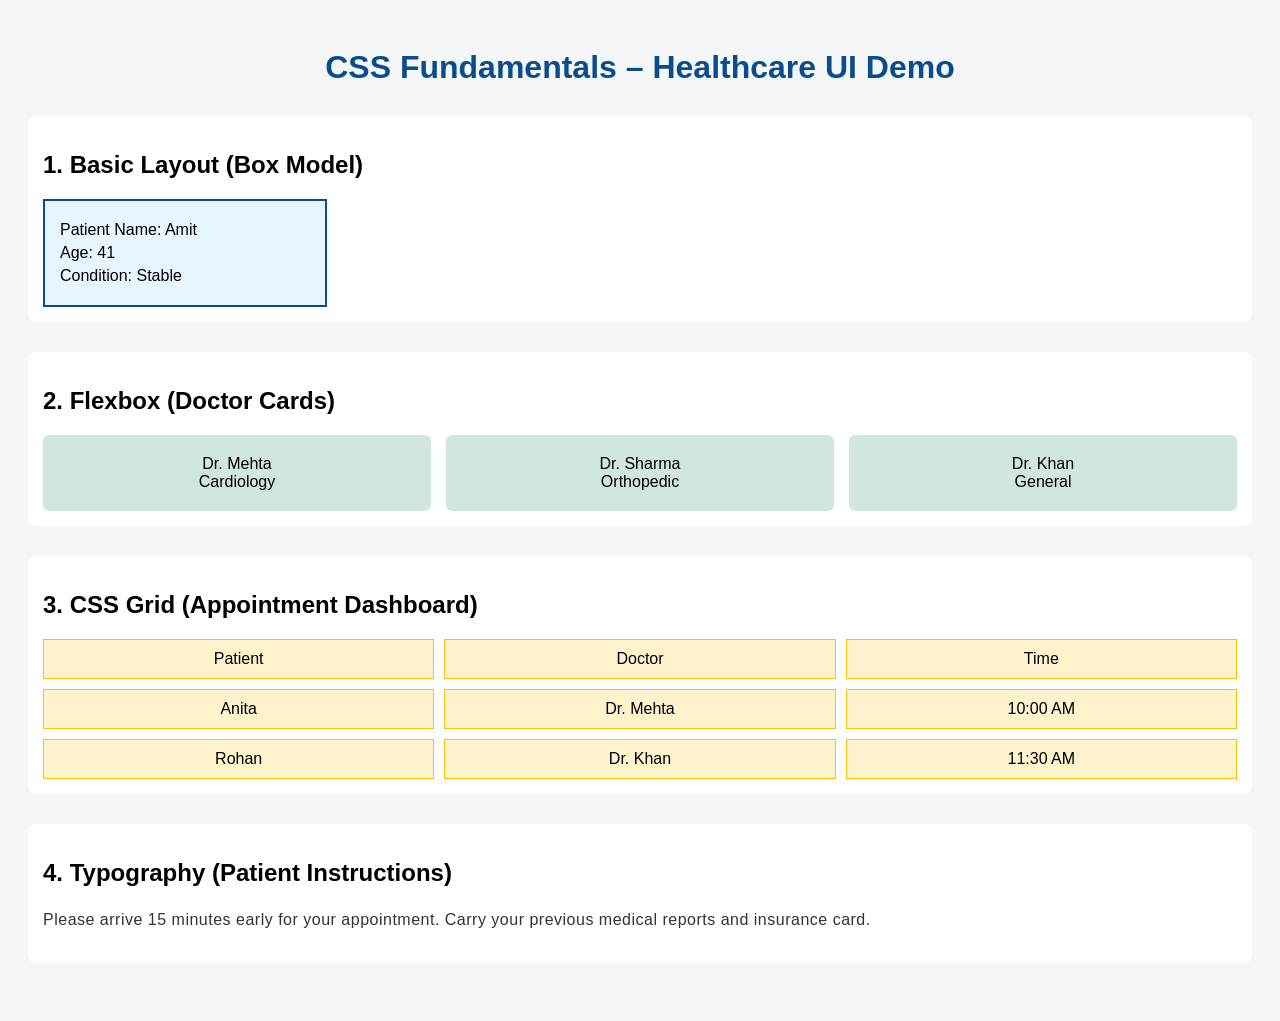
<file: Day07/Labs/RegistrationFoundation/RegistrationFoundation/wwwroot/index.html>
﻿<!DOCTYPE html>
<html lang="en">
<head>
    <meta charset="UTF-8">
    <title>CSS Fundamentals Demo - Healthcare</title>
    <link rel="stylesheet" href="styles.css">
</head>
<body>

    <h1 class="page-title">CSS Fundamentals – Healthcare UI Demo</h1>

    <!-- SECTION 1: BASIC LAYOUT -->
    <section class="box-layout">
        <h2>1. Basic Layout (Box Model)</h2>
        <div class="card">
            <p>Patient Name: Amit</p>
            <p>Age: 41</p>
            <p>Condition: Stable</p>
        </div>
    </section>

    <!-- SECTION 2: FLEXBOX -->
    <section class="flex-layout">
        <h2>2. Flexbox (Doctor Cards)</h2>
        <div class="flex-container">
            <div class="doctor-card">Dr. Mehta<br>Cardiology</div>
            <div class="doctor-card">Dr. Sharma<br>Orthopedic</div>
            <div class="doctor-card">Dr. Khan<br>General</div>
        </div>
    </section>

    <!-- SECTION 3: GRID -->
    <section class="grid-layout">
        <h2>3. CSS Grid (Appointment Dashboard)</h2>
        <div class="grid-container">
            <div class="grid-item">Patient</div>
            <div class="grid-item">Doctor</div>
            <div class="grid-item">Time</div>
            <div class="grid-item">Anita</div>
            <div class="grid-item">Dr. Mehta</div>
            <div class="grid-item">10:00 AM</div>
            <div class="grid-item">Rohan</div>
            <div class="grid-item">Dr. Khan</div>
            <div class="grid-item">11:30 AM</div>
        </div>
    </section>

    <!-- SECTION 4: TYPOGRAPHY -->
    <section class="typography">
        <h2>4. Typography (Patient Instructions)</h2>
        <p class="note">
            Please arrive 15 minutes early for your appointment.
            Carry your previous medical reports and insurance card.
        </p>
    </section>

</body>
</html>
</file>
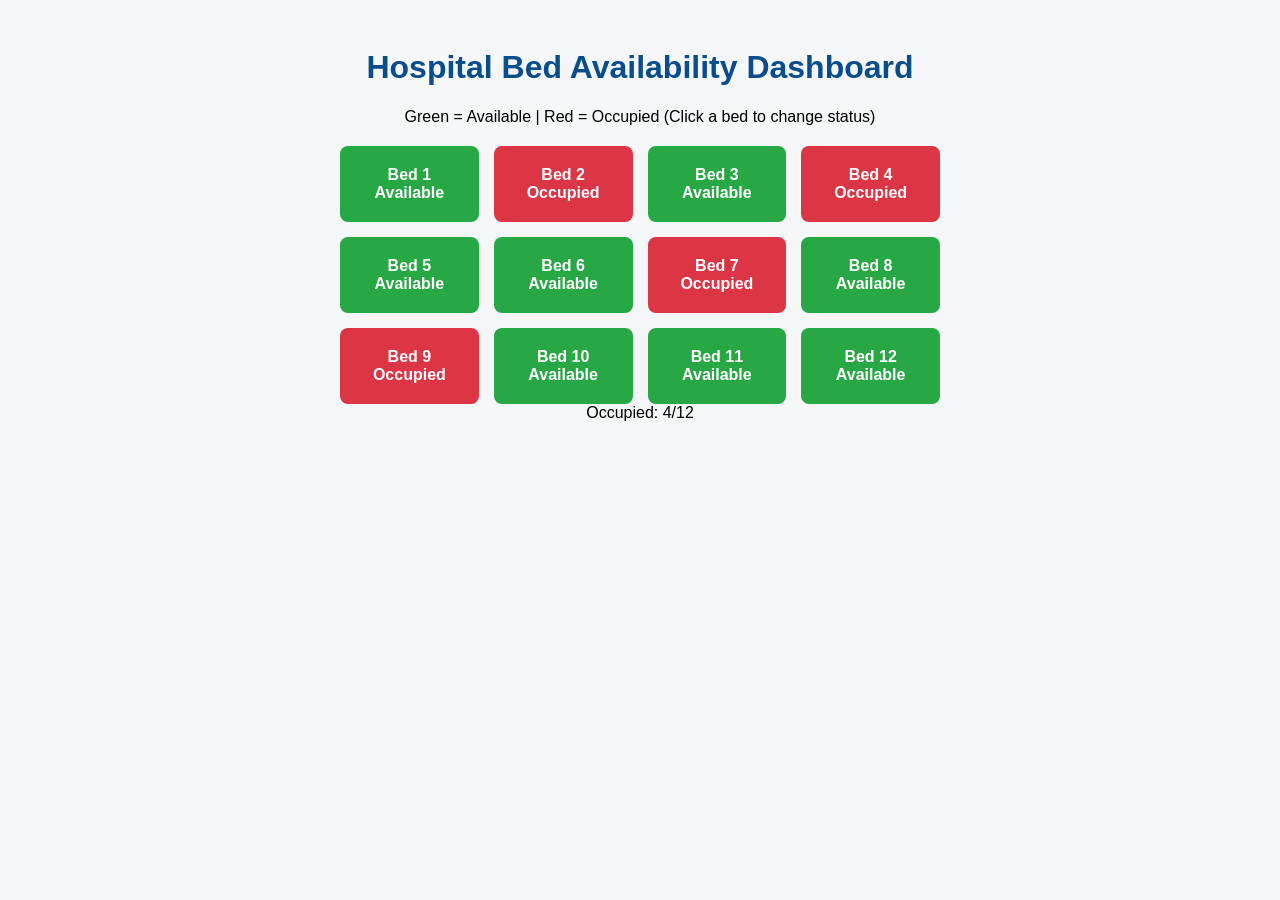
<file: Day07/Labs/RegistrationFoundation/RegistrationFoundation/wwwroot/bed-dashboard.html>
﻿<!DOCTYPE html>
<html lang="en">
<head>
    <meta charset="UTF-8">
    <title>Hospital Bed Availability Dashboard</title>

    <!-- Link CSS -->
    <link rel="stylesheet" href="bed-dashboard.css">
</head>
<body>

    <h1>Hospital Bed Availability Dashboard</h1>
    <p class="subtitle">
        Green = Available | Red = Occupied
        (Click a bed to change status)
    </p>

    <!-- Bed Grid -->
    <div class="bed-container" id="bedContainer">
        <!-- Beds will be generated by JavaScript -->
    </div>
    <div  class="count" id="summary">

    </div>
   

    <!-- Link JavaScript -->
    <script src="bed-dashboard.js"></script>

</body>
</html>
</file>
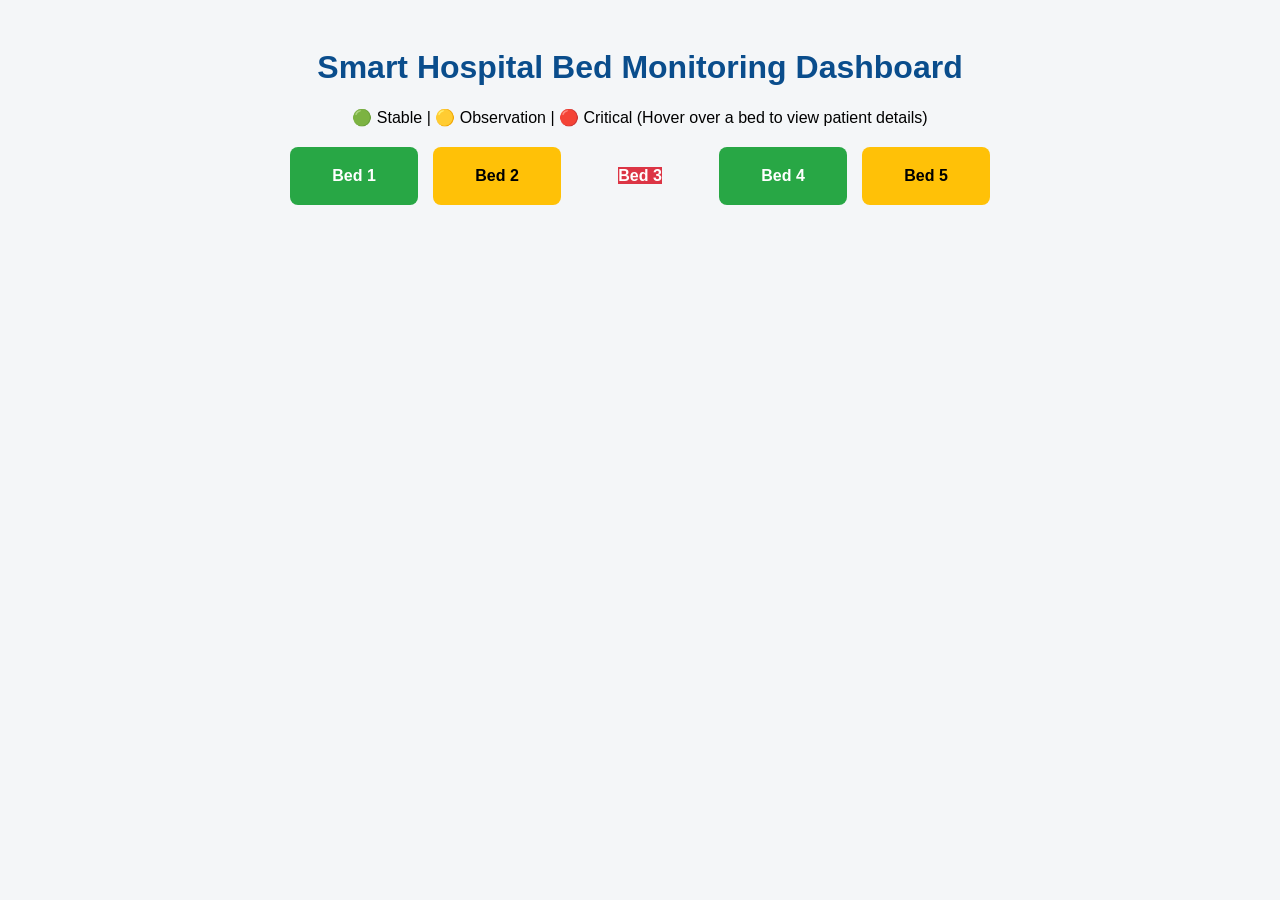
<file: Day07/Labs/RegistrationFoundation/RegistrationFoundation/wwwroot/bed-vitals.html>
﻿<!DOCTYPE html>
<html lang="en">
<head>
    <meta charset="UTF-8">
    <title>Smart Hospital Bed Monitoring Dashboard</title>

    <!-- Link CSS -->
    <link rel="stylesheet" href="bed-vitals.css">
</head>
<body>

    <h1>Smart Hospital Bed Monitoring Dashboard</h1>
    <p class="subtitle">
        🟢 Stable | 🟡 Observation | 🔴 Critical
        (Hover over a bed to view patient details)
    </p>

    <!-- Bed grid -->
    <div class="bed-container" id="bedContainer">
        <!-- Beds generated by JavaScript -->
    </div>

    <!-- Link JavaScript -->
    <script src="bed-vitals.js"></script>

</body>
</html>
</file>
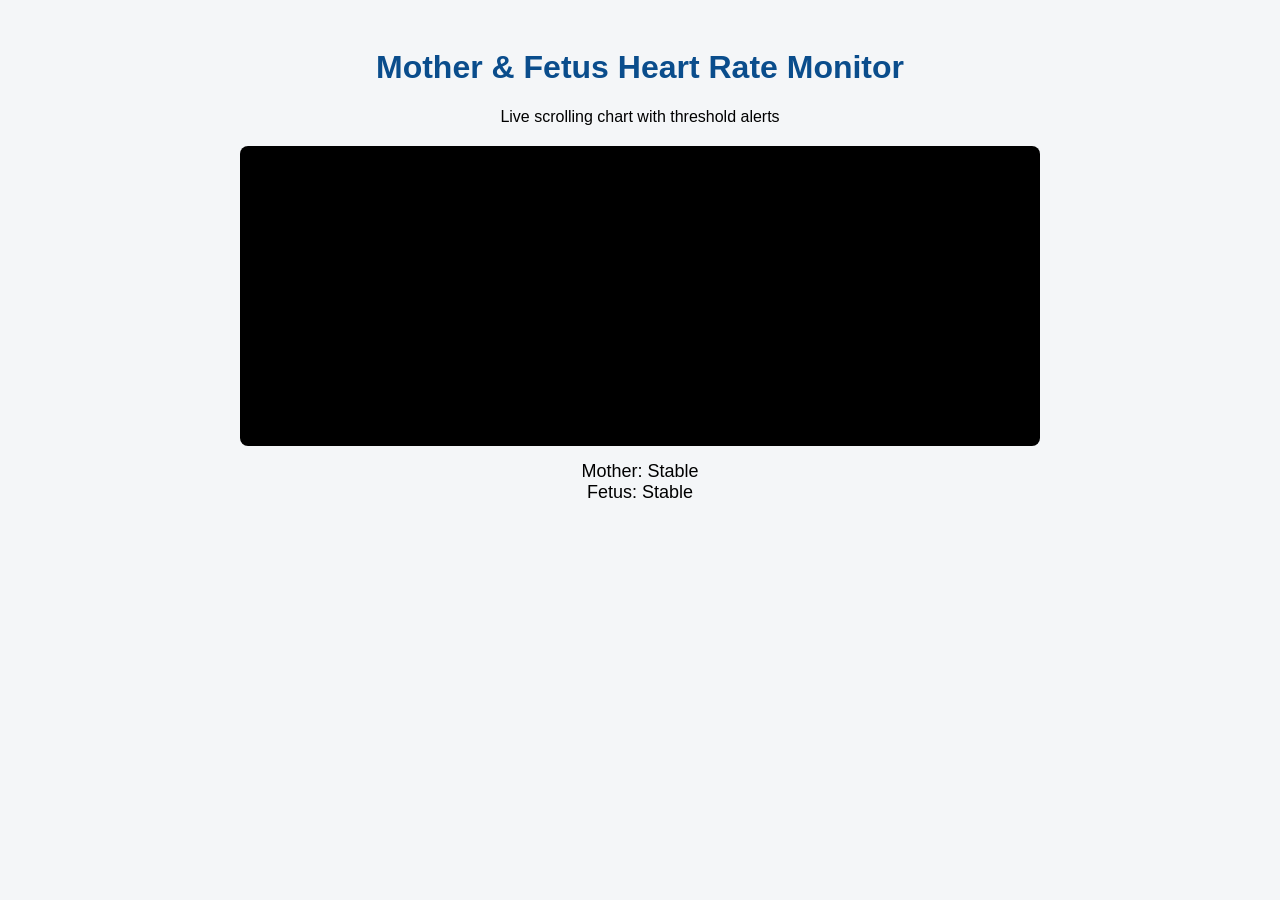
<file: Day07/Labs/RegistrationFoundation/RegistrationFoundation/wwwroot/fetal-chart.html>
<!DOCTYPE html>
<html lang="en">
<head>
    <meta charset="UTF-8">
    <title>Mother & Fetus Heart Rate � Live Monitor</title>
    <link rel="stylesheet" href="fetal-chart.css">
</head>
<body>

<h1>Mother & Fetus Heart Rate Monitor</h1>
<p class="subtitle">
    Live scrolling chart with threshold alerts
</p>

<div class="dashboard">

    <!-- Chart -->
    <canvas id="heartChart" width="800" height="300"></canvas>

    <!-- Status Panel -->
    <div class="status-panel">
        <div id="motherStatus">Mother: Stable</div>
        <div id="fetusStatus">Fetus: Stable</div>
    </div>

</div>

<script src="fetal-chart.js"></script>
</body>
</html>
</file>
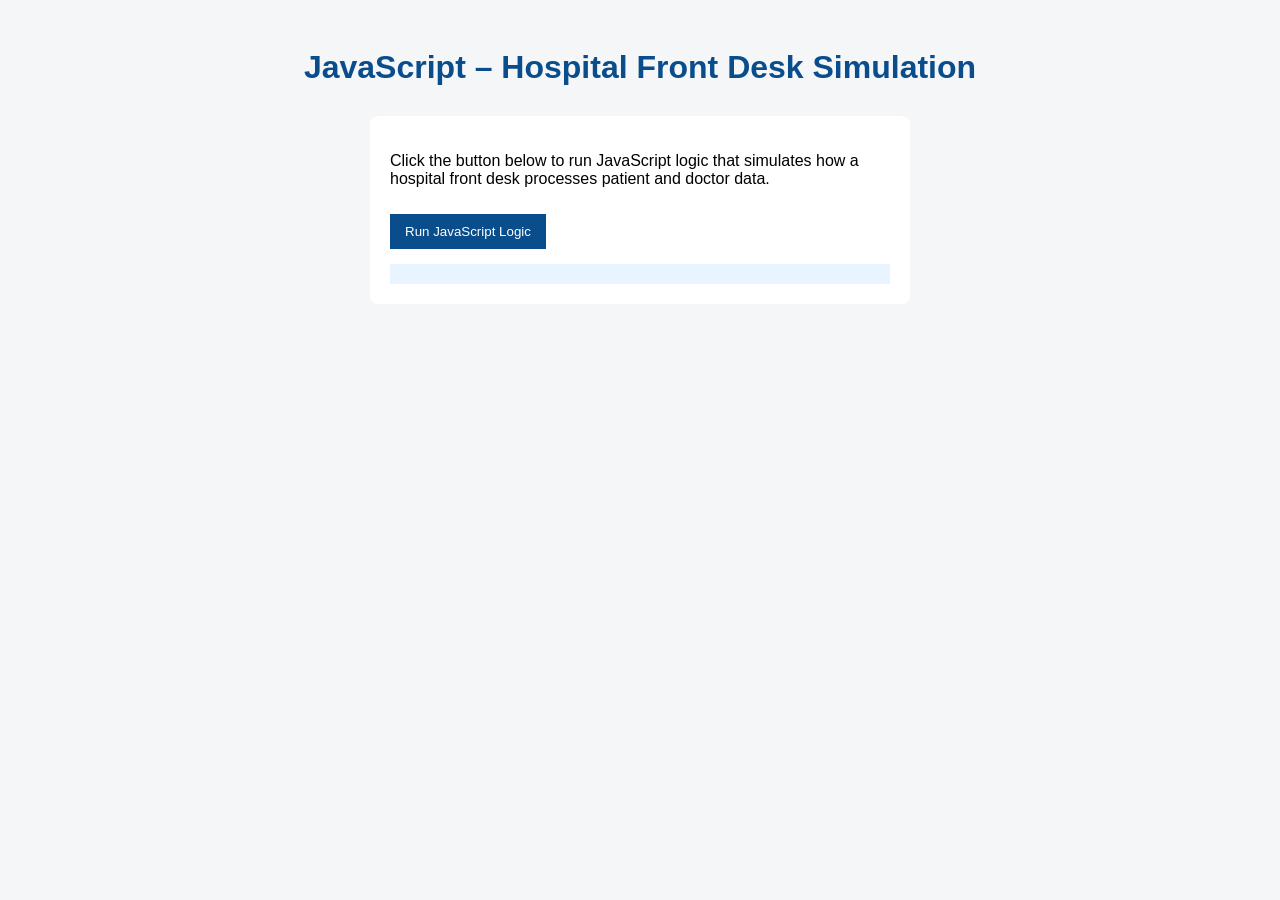
<file: Day07/Labs/RegistrationFoundation/RegistrationFoundation/wwwroot/js-essentials.html>
﻿<!DOCTYPE html>
<html lang="en">
<head>
    <meta charset="UTF-8">
    <title>JavaScript Essentials – Hospital Front Desk Simulation</title>

    <!-- Simple internal CSS for layout -->
    <style>
        body {
            font-family: Arial, sans-serif;
            background-color: #f4f6f8;
            padding: 20px;
        }

        h1 {
            color: #0a4d8c;
            text-align: center;
        }

        .card {
            background-color: white;
            padding: 20px;
            max-width: 500px;
            margin: 30px auto;
            border-radius: 8px;
        }

        button {
            padding: 10px 15px;
            background-color: #0a4d8c;
            color: white;
            border: none;
            cursor: pointer;
            margin-top: 10px;
        }

        #output {
            margin-top: 15px;
            background-color: #e8f4ff;
            padding: 10px;
        }
    </style>
</head>
<body>

    <h1>JavaScript – Hospital Front Desk Simulation</h1>

    <div class="card">
        <p>
            Click the button below to run JavaScript logic that simulates
            how a hospital front desk processes patient and doctor data.
        </p>

        <!-- Button triggers JavaScript function -->
        <button onclick="runDemo()">Run JavaScript Logic</button>

        <!-- Output will be generated dynamically -->
        <div id="output"></div>
    </div>

    <!-- Link external JavaScript file -->
    <script src="js-essentials.js"></script>

</body>
</html>
</file>
<file: Day07/Labs/RegistrationFoundation/RegistrationFoundation/wwwroot/styles.css>
﻿/* GENERAL PAGE STYLING */
body {
    font-family: Arial, sans-serif;
    background-color: #f4f6f8;
    padding: 20px;
}

/* MAIN PAGE TITLE */
.page-title {
    text-align: center;
    color: #0a4d8c;
    margin-bottom: 30px;
}

/* COMMON SECTION STYLE */
section {
    background-color: white;
    padding: 15px;
    margin-bottom: 30px;
    border-radius: 8px;
}

/* ------------------------------------------------ */
/* 1. BASIC LAYOUT – BOX MODEL */
/* ------------------------------------------------ */
.card {
    width: 250px;
    padding: 15px;
    border: 2px solid #0a4d8c;
    background-color: #e8f4ff;
}

    /* Shows margin, padding, border clearly */
    .card p {
        margin: 5px 0;
    }

/* ------------------------------------------------ */
/* 2. FLEXBOX – ONE DIRECTION LAYOUT */
/* ------------------------------------------------ */
.flex-container {
    display: flex; /* Enables flexbox */
    gap: 15px; /* Space between cards */
    justify-content: space-between;
}

.doctor-card {
    flex: 1; /* Equal width cards */
    background-color: #d1e7dd;
    padding: 20px;
    text-align: center;
    border-radius: 6px;
}

/* ------------------------------------------------ */
/* 3. GRID – TWO DIMENSION LAYOUT */
/* ------------------------------------------------ */
.grid-container {
    display: grid; /* Enables grid */
    grid-template-columns: repeat(3, 1fr); /* 3 equal columns */
    gap: 10px;
}

.grid-item {
    background-color: #fff3cd;
    padding: 10px;
    text-align: center;
    border: 1px solid #ffc107;
}

/* ------------------------------------------------ */
/* 4. TYPOGRAPHY – READABILITY */
/* ------------------------------------------------ */
.typography .note {
    font-size: 16px; /* Comfortable reading size */
    line-height: 1.6; /* Spacing between lines */
    letter-spacing: 0.5px; /* Improves clarity */
    color: #333;
}
</file>
<file: Day07/Labs/RegistrationFoundation/RegistrationFoundation/wwwroot/bed-dashboard.css>
﻿/* Page styling */
body {
    font-family: Arial, sans-serif;
    background-color: #f4f6f8;
    padding: 20px;
    text-align: center;
}

/* Title styling */
h1 {
    color: #0a4d8c;
}

.subtitle {
    margin-bottom: 20px;
}

/* Container uses CSS GRID */
.bed-container {
    display: grid;
    grid-template-columns: repeat(4, 1fr); /* 4 beds per row */
    gap: 15px;
    max-width: 600px;
    margin: auto;
}

/* Base bed style */
.bed {
    padding: 20px;
    border-radius: 8px;
    color: white;
    cursor: pointer;
    font-weight: bold;
}

/* Available bed */
.available {
    background-color: #28a745; /* Green */
}

/* Occupied bed */
.occupied {
    background-color: #dc3545; /* Red */
}
</file>
<file: Day07/Labs/RegistrationFoundation/RegistrationFoundation/wwwroot/bed-vitals.css>
﻿/* ===============================
   Page Styling
   =============================== */
body {
    font-family: Arial, sans-serif;
    background-color: #f4f6f8;
    padding: 20px;
    text-align: center;
}

h1 {
    color: #0a4d8c;
}

.subtitle {
    margin-bottom: 20px;
}

/* ===============================
   Bed Grid Layout (CSS Grid)
   =============================== */
.bed-container {
    display: grid;
    grid-template-columns: repeat(5, 1fr);
    gap: 15px;
    max-width: 700px;
    margin: auto;
}

/* ===============================
   Base Bed Style
   =============================== */
.bed {
    position: relative;
    padding: 20px;
    border-radius: 8px;
    color: white;
    font-weight: bold;
    cursor: pointer;
}

/* ===============================
   Bed States
   =============================== */
.stable {
    background-color: #28a745; /* Green */
}

.observation {
    background-color: #ffc107; /* Yellow */
    color: black;
}

/* CRITICAL BED (BLINKING) */
.critical .critical-label {
    background-color: #dc3545;
    animation: blinkCritical 1s infinite;
}

/* ===============================
   BLINK ANIMATION
   =============================== */
@keyframes blinkCritical {
    0% {
        opacity: 1;
    }

    50% {
        opacity: 0.3;
    }

    100% {
        opacity: 1;
    }
}

/* ===============================
   Tooltip Styling
   =============================== */
.tooltip {
    visibility: hidden;
    position: absolute;
    bottom: 110%;
    left: 50%;
    transform: translateX(-50%);
    background-color: #333;
    color: white;
    padding: 10px;
    border-radius: 6px;
    width: 220px;
    font-size: 13px;
    text-align: left;
    z-index: 10;
} 


    .tooltip::after {
        content: "";
        position: absolute;
        top: 100%;
        left: 50%;
        margin-left: -5px;
        border-width: 5px;
        border-style: solid;
        border-color: #333 transparent transparent transparent;
    }

/* Show tooltip on hover */
.bed:hover .tooltip {
    visibility: visible;
}
</file>
<file: Day07/Labs/RegistrationFoundation/RegistrationFoundation/wwwroot/fetal-chart.css>
﻿body {
    font-family: Arial, sans-serif;
    background-color: #f4f6f8;
    text-align: center;
    padding: 20px;
}

h1 {
    color: #0a4d8c;
}

.subtitle {
    margin-bottom: 20px;
}

.dashboard {
    display: flex;
    flex-direction: column;
    align-items: center;
}

/* Chart border */
canvas {
    background-color: black;
    border-radius: 8px;
}

/* Status panel */
.status-panel {
    margin-top: 15px;
    font-size: 18px;
}

/* Alert styles */
.warning {
    color: #ffc107;
}

.critical {
    color: #dc3545;
    animation: blink 1s infinite;
}

@keyframes blink {
    0% {
        opacity: 1;
    }

    50% {
        opacity: 0.3;
    }

    100% {
        opacity: 1;
    }
}
</file>
